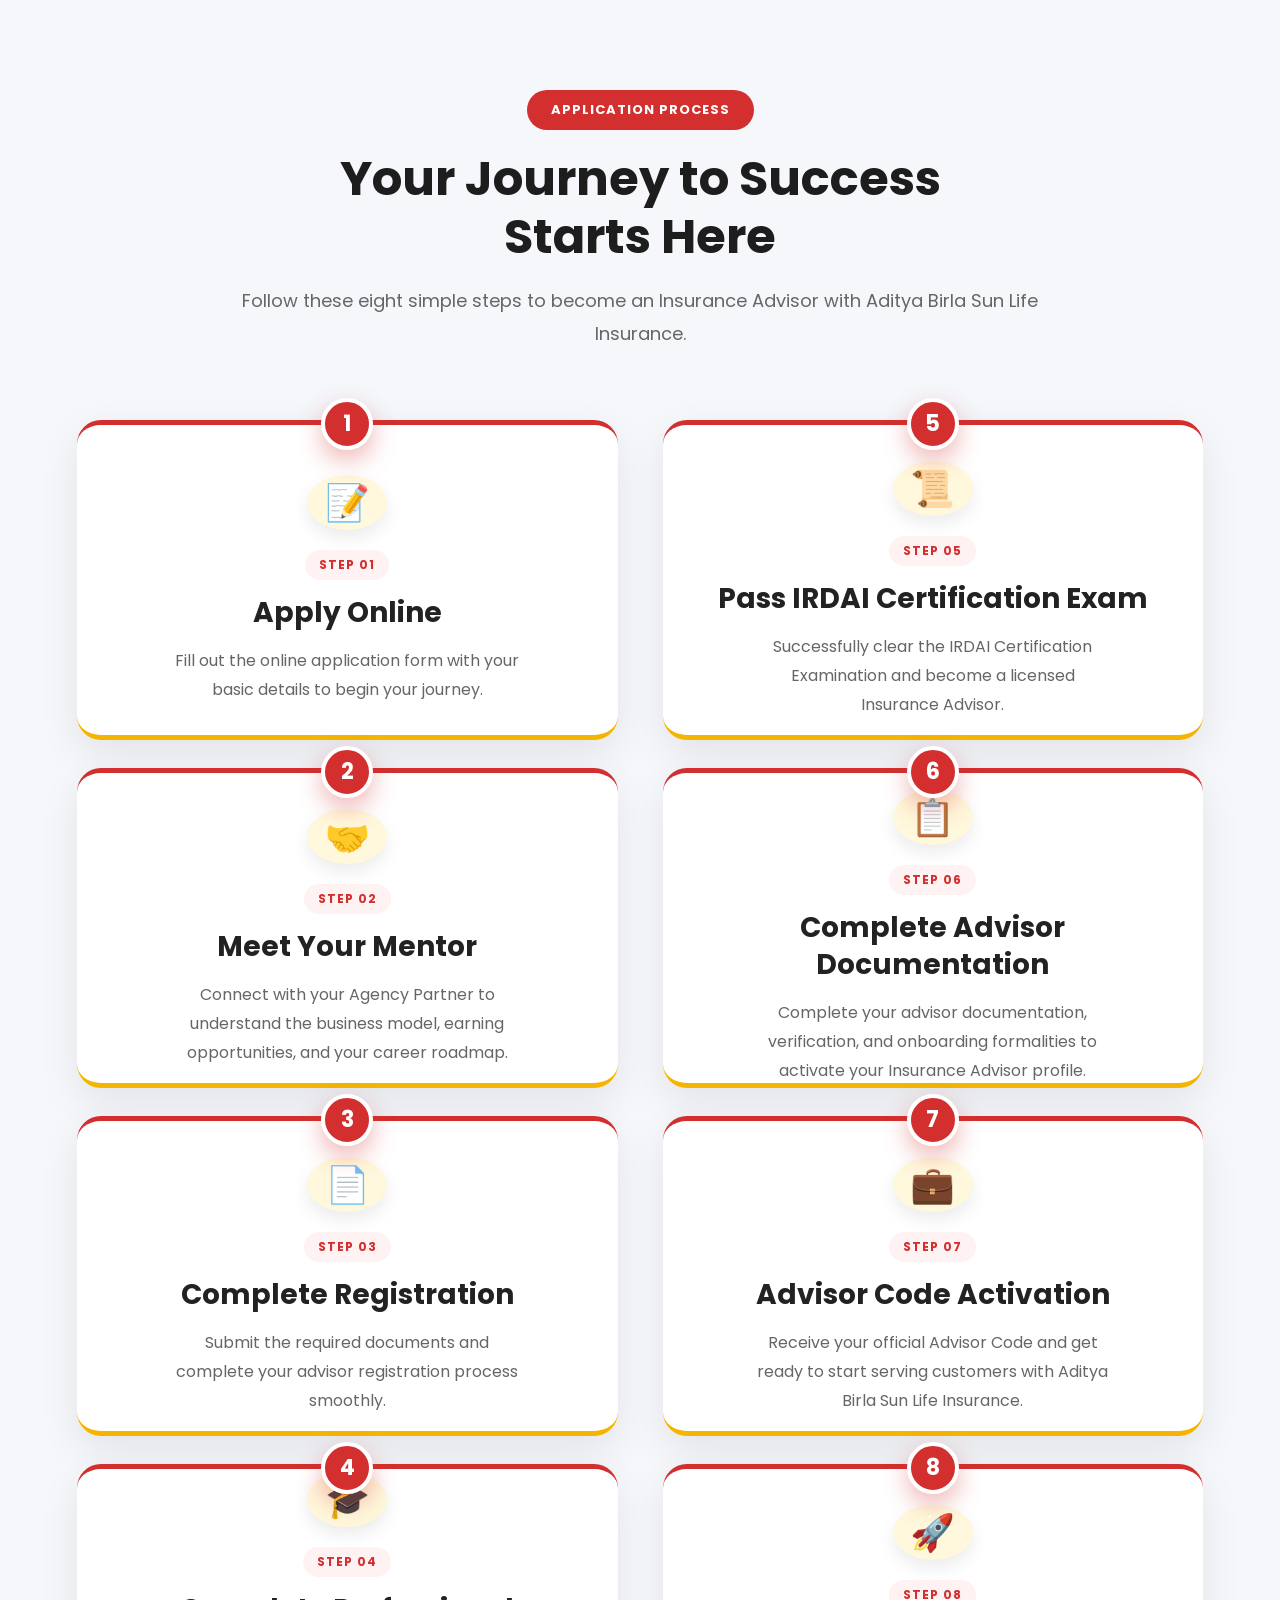
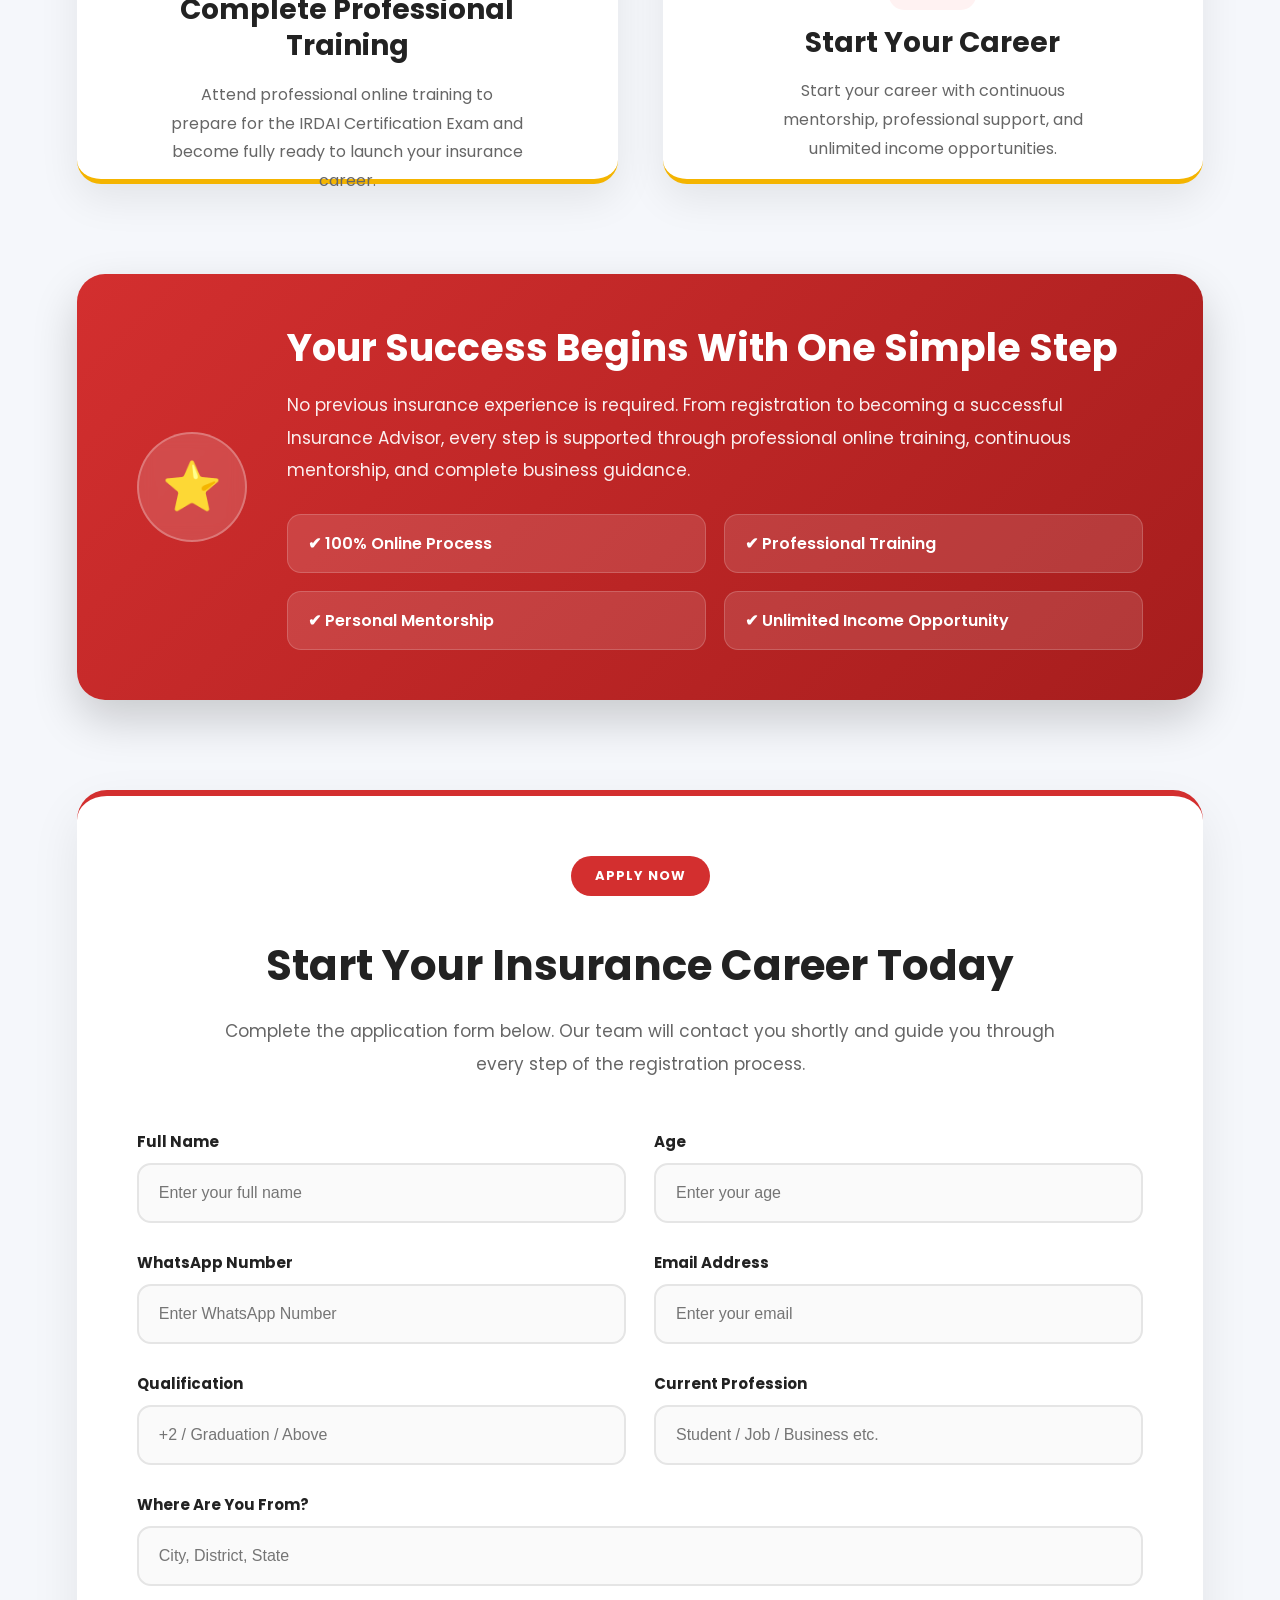
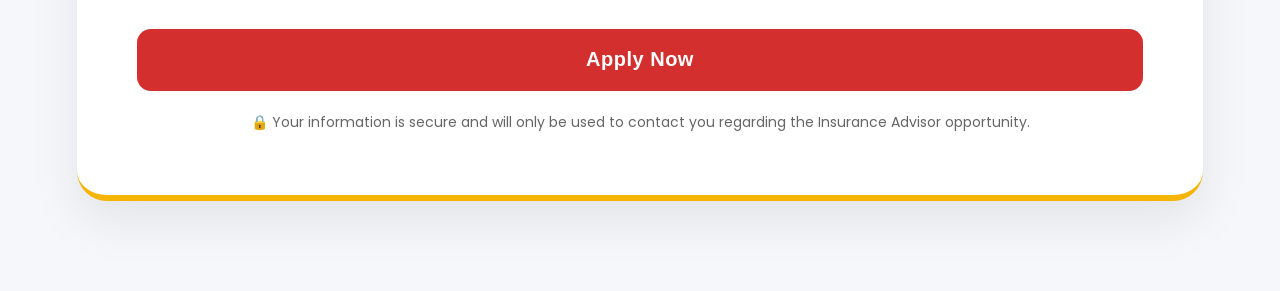
<file: journey.html>
<!DOCTYPE html>
<html lang="en">

<head>

    <meta charset="UTF-8">

    <meta name="viewport" content="width=device-width, initial-scale=1.0">

    <title>Career Journey</title>
<!-- Google Font -->
    <link href="https://fonts.googleapis.com/css2?family=Poppins:wght@300;400;500;600;700;800&display=swap" rel="stylesheet">

    <style>

       /*=========================================
      CAREER JOURNEY - PHASE 1
      Global + Timeline Layout
==========================================*/

/*========== RESET ==========*/

*{
    margin:0;
    padding:0;
    box-sizing:border-box;
}

body{
    font-family:'Poppins',sans-serif;
    background:#f5f7fb;
    color:#222;
    overflow-x:hidden;
}

/*========== SECTION ==========*/

.career-journey{
    width:100%;
    padding:90px 6%;
    background:#f5f7fb;
}

.career-container{
    max-width:1500px;
    margin:0 auto;
}

/*========== HEADING ==========*/

.career-heading{
    text-align:center;
    max-width:850px;
    margin:0 auto 70px;
}

.career-tag{
    display:inline-block;
    padding:10px 24px;
    background:#d32f2f;
    color:#fff;
    font-size:13px;
    font-weight:700;
    letter-spacing:1px;
    border-radius:40px;
    margin-bottom:20px;
}

.career-heading h2{
    font-size:48px;
    line-height:1.2;
    margin-bottom:20px;
    color:#1d1d1d;
}

.career-heading p{
    font-size:18px;
    line-height:1.8;
    color:#666;
}

/*========== GRID ==========*/

.career-grid{
    display:grid;
    grid-template-columns:1fr 1fr;
    gap:45px;
    margin-top:60px;
}

.career-column{
    display:flex;
    flex-direction:column;
    gap:28px;
}

/*========== STEP ==========*/

.career-step{
    position:relative;
}

/*========== CARD ==========*/

.career-card{

    position:relative;

    display:flex;

    flex-direction:column;

    justify-content:center;

    align-items:center;

    background:#ffffff;

    border-radius:24px;

    padding:40px;

    text-align:center;

    border-top:5px solid #d32f2f;

    border-bottom:5px solid #f4b400;

    box-shadow:0 15px 40px rgba(0,0,0,.08);

    transition:all .35s ease;

    height:320px;

}

.career-card:hover{

    transform:translateY(-8px);

    box-shadow:0 25px 55px rgba(0,0,0,.12);

}

/*========== STEP NUMBER ==========*/

.career-badge{

    position:absolute;

    top:-22px;

    left:50%;

    transform:translateX(-50%);

    width:52px;

    height:52px;

    border-radius:50%;

    background:#d32f2f;

    color:#ffffff;

    display:flex;

    align-items:center;

    justify-content:center;

    font-size:22px;

    font-weight:700;

    z-index:100;

    border:4px solid #ffffff;

    box-shadow:0 10px 25px rgba(211,47,47,.35);

}

/*========== ICON ==========*/

.career-icon{

    width:80px;

    height:80px;

    margin:20px auto;

    border-radius:50%;

    background:#fff8dc;

    display:flex;

    align-items:center;

    justify-content:center;

    font-size:36px;

    box-shadow:0 8px 18px rgba(0,0,0,.08);

    transition:.35s;

}

.career-card:hover .career-icon{

    transform:scale(1.08);

}

/*========== CONTENT ==========*/

.career-body{

    width:100%;

}

.step-tag{

    display:inline-block;

    padding:6px 14px;

    background:#fff2f2;

    color:#d32f2f;

    border-radius:30px;

    font-size:12px;

    font-weight:700;

    letter-spacing:1px;

    margin-bottom:15px;

}

.career-body h3{

    font-size:28px;
line-height:1.3;
    margin-bottom:16px;

    color:#222;

}

.career-body p{

    max-width:360px;

    margin:0 auto;

    font-size:16px;

    line-height:1.8;

    color:#666;

}
      /*=========================================
      CAREER JOURNEY - PHASE 2
      SUCCESS BANNER
==========================================*/

.career-success{

    margin-top:90px;

    background:linear-gradient(135deg,#d32f2f,#a61d1d);

    border-radius:28px;

    padding:50px 60px;

    display:flex;

    align-items:center;

    gap:40px;

    color:#fff;

    box-shadow:0 20px 45px rgba(0,0,0,.18);

}

.career-success-icon{

    width:110px;

    height:110px;

    min-width:110px;

    border-radius:50%;

    background:rgba(255,255,255,.15);

    border:2px solid rgba(255,255,255,.25);

    display:flex;

    align-items:center;

    justify-content:center;

    font-size:48px;

    backdrop-filter:blur(8px);

}

.career-success-content{

    flex:1;

}

.career-success-content h2{

    font-size:38px;

    line-height:1.25;

    margin-bottom:18px;

    color:#fff;

}

.career-success-content p{

    font-size:17px;

    line-height:1.9;

    color:rgba(255,255,255,.92);

    margin-bottom:28px;

    max-width:900px;

}

.career-success-points{

    display:grid;

    grid-template-columns:repeat(2,1fr);

    gap:18px;

}

.career-success-points div{

    background:rgba(255,255,255,.12);

    border:1px solid rgba(255,255,255,.18);

    border-radius:14px;

    padding:16px 20px;

    font-size:16px;

    font-weight:600;

    transition:.35s;

}

.career-success-points div:hover{

    background:rgba(255,255,255,.20);

    transform:translateY(-4px);

}
      /*=========================================
      CAREER JOURNEY - PHASE 3
      APPLICATION FORM
==========================================*/

.career-form-section{

    margin-top:90px;

}

.career-form-card{

    background:#ffffff;

    border-radius:30px;

    padding:60px;

    border-top:6px solid #d32f2f;

    border-bottom:6px solid #f4b400;

    box-shadow:0 20px 50px rgba(0,0,0,.08);

}

.career-form-header{

    text-align:center;

    max-width:850px;

    margin:0 auto 50px;

}

.career-form-header h2{

    font-size:42px;

    color:#222;

    margin:18px 0;

}

.career-form-header p{

    font-size:17px;

    color:#666;

    line-height:1.9;

}

.career-form{

    width:100%;

}

.form-row{

    display:grid;

    grid-template-columns:repeat(2,1fr);

    gap:28px;

    margin-bottom:28px;

}

.form-group{

    display:flex;

    flex-direction:column;

}

.form-group.full-width{

    grid-column:1 / -1;

}

.form-group label{

    font-size:15px;

    font-weight:700;

    color:#222;

    margin-bottom:10px;

}

.form-group input{
background:#fafafa;
    width:100%;

    height:60px;

    background:#fafafa;

    border:2px solid #e5e5e5;

    border-radius:14px;

    padding:0 20px;

    font-size:16px;

    outline:none;

    transition:.35s;

}

.form-group input:focus{

    border-color:#d32f2f;

    box-shadow:0 0 0 4px rgba(211,47,47,.10);

}

.career-submit-btn{

    width:100%;

    height:62px;

    margin-top:15px;

    border:none;

    border-radius:14px;

    background:#d32f2f;

    color:#fff;

    font-size:20px;
letter-spacing:.5px;

    font-weight:700;

    cursor:pointer;

    transition:.35s;

}

.career-submit-btn:hover{

    background:#b71c1c;

    transform:translateY(-3px);

}

.career-note{

    text-align:center;

    margin-top:20px;

    font-size:14px;

    color:#666;

    line-height:1.7;

}
      /*=========================================
      CAREER JOURNEY - PHASE 4
      RESPONSIVE & FINAL POLISH
==========================================*/

/*========== SMOOTH SCROLL ==========*/

html{
    scroll-behavior:smooth;
}

/*========== CARD ANIMATION ==========*/

.career-card,
.career-success,
.career-form-card{
    transition:all .35s ease;
}

.career-card:hover,
.career-success:hover,
.career-form-card:hover{
    transform:translateY(-6px);
}

/*========== TABLET ==========*/

@media (max-width:1024px){

    .career-heading h2{
        font-size:40px;
    }

    .career-grid{
        grid-template-columns:1fr;
        gap:35px;
    }

    .career-success{
        flex-direction:column;
        text-align:center;
        padding:45px 35px;
    }

    .career-success-content{
        width:100%;
    }

    .career-success-points{
        grid-template-columns:1fr 1fr;
    }

    .career-form-card{
        padding:45px 35px;
    }

}

/*========== MOBILE ==========*/

@media (max-width:768px){

    .career-journey{
        padding:70px 20px;
    }

    .career-heading{
        margin-bottom:50px;
    }

    .career-heading h2{
        font-size:32px;
    }

    .career-heading p{
        font-size:16px;
    }

    .career-grid{
        gap:25px;
    }

    .career-card{
        min-height:auto;
        padding:30px 22px;
    }

    .career-icon{
        width:70px;
        height:70px;
        font-size:30px;
    }

    .career-body h3{
        font-size:24px;
    }

    .career-body p{
        font-size:15px;
    }

    .career-success{
        padding:35px 25px;
        gap:25px;
    }

    .career-success-icon{
        width:90px;
        height:90px;
        min-width:90px;
        font-size:40px;
    }

    .career-success-content h2{
        font-size:28px;
    }

    .career-success-content p{
        font-size:15px;
    }

    .career-success-points{
        grid-template-columns:1fr;
    }

    .career-form-header h2{
        font-size:32px;
    }

    .career-form-header p{
        font-size:15px;
    }

    .career-form-card{
        padding:35px 22px;
    }

    .form-row{
        grid-template-columns:1fr;
        gap:20px;
    }

    .career-submit-btn{
        height:58px;
        font-size:17px;
    }

}

/*========== SMALL MOBILE ==========*/

@media (max-width:480px){

    .career-tag{
        font-size:11px;
        padding:8px 18px;
    }

    .career-heading h2{
        font-size:28px;
    }

    .career-card{
        padding:28px 18px;
    }

    .career-body h3{
        font-size:22px;
    }

    .career-success{
        border-radius:22px;
    }

    .career-form-card{
        border-radius:22px;
    }

}

    </style>

</head>

<body>

  <!--====================================
        CAREER JOURNEY SECTION
=====================================-->

<section class="career-journey">

    <div class="career-container">

        <!--========================
              SECTION HEADING
        =========================-->

        <div class="career-heading">

            <span class="career-tag">
                APPLICATION PROCESS
            </span>

            <h2>
                Your Journey to Success
                <br>
                Starts Here
            </h2>

            <p>
                Follow these eight simple steps to become an
                Insurance Advisor with Aditya Birla Sun Life Insurance.
            </p>

        </div>

        <!--========================
              TWO COLUMN GRID
        =========================-->

        <div class="career-grid">

            <!-- LEFT COLUMN -->

            <div class="career-column">
              <!-- STEP 1 -->

<div class="career-step">

    <div class="career-badge">1</div>

    <div class="career-card">

        <div class="career-icon">📝</div>

        <div class="career-body">

            <span class="step-tag">STEP 01</span>

            <h3>Apply Online</h3>

            <p>
                Fill out the online application form with your basic details to begin your journey.
            </p>

        </div>

    </div>

</div>

<!-- STEP 2 -->

<div class="career-step">

    <div class="career-badge">2</div>

    <div class="career-card">

        <div class="career-icon">🤝</div>

        <div class="career-body">

            <span class="step-tag">STEP 02</span>

            <h3>Meet Your Mentor</h3>

            <p>
                Connect with your Agency Partner to understand the business model, earning opportunities, and your career roadmap.
            </p>

        </div>

    </div>

</div>

<!-- STEP 3 -->

<div class="career-step">

    <div class="career-badge">3</div>

    <div class="career-card">

        <div class="career-icon">📄</div>

        <div class="career-body">

            <span class="step-tag">STEP 03</span>

            <h3>Complete Registration</h3>

            <p>
                Submit the required documents and complete your advisor registration process smoothly.
            </p>

        </div>

    </div>

</div>

<!-- STEP 4 -->

<div class="career-step">

    <div class="career-badge">4</div>

    <div class="career-card">

        <div class="career-icon">🎓</div>

        <div class="career-body">

            <span class="step-tag">STEP 04</span>

            <h3>Complete Professional Training</h3>

            <p>
                Attend professional online training to prepare for the IRDAI Certification Exam and become fully ready to launch your insurance career.
            </p>

        </div>

    </div>

</div>

</div>

<!-- RIGHT COLUMN -->

<div class="career-column">
  <!-- STEP 5 -->

<div class="career-step">

    <div class="career-badge">5</div>

    <div class="career-card">

        <div class="career-icon">📜</div>

        <div class="career-body">

            <span class="step-tag">STEP 05</span>

            <h3>Pass IRDAI Certification Exam</h3>

            <p>
                Successfully clear the IRDAI Certification Examination and become a licensed Insurance Advisor.
            </p>

        </div>

    </div>

</div>

<!-- STEP 6 -->

<div class="career-step">

    <div class="career-badge">6</div>

    <div class="career-card">

        <div class="career-icon">📋</div>

        <div class="career-body">

            <span class="step-tag">STEP 06</span>

            <h3>Complete Advisor Documentation</h3>

            <p>
                Complete your advisor documentation, verification, and onboarding formalities to activate your Insurance Advisor profile.
            </p>

        </div>

    </div>

</div>

<!-- STEP 7 -->

<div class="career-step">

    <div class="career-badge">7</div>

    <div class="career-card">

        <div class="career-icon">💼</div>

        <div class="career-body">

            <span class="step-tag">STEP 07</span>

            <h3>Advisor Code Activation</h3>

            <p>
                Receive your official Advisor Code and get ready to start serving customers with Aditya Birla Sun Life Insurance.
            </p>

        </div>

    </div>

</div>

<!-- STEP 8 -->

<div class="career-step">

    <div class="career-badge">8</div>

    <div class="career-card">

        <div class="career-icon">🚀</div>

        <div class="career-body">

            <span class="step-tag">STEP 08</span>

            <h3>Start Your Career</h3>

            <p>
                Start your career with continuous mentorship, professional support, and unlimited income opportunities.
            </p>

        </div>

    </div>

</div>

</div>

<!-- END RIGHT COLUMN -->

</div>

<!-- END CAREER GRID -->
      <!--====================================
        SUCCESS BANNER
=====================================-->

<div class="career-success">

    <div class="career-success-icon">
        ⭐
    </div>

    <div class="career-success-content">

        <h2>
            Your Success Begins With One Simple Step
        </h2>

        <p>
            No previous insurance experience is required. From registration to becoming a successful Insurance Advisor, every step is supported through professional online training, continuous mentorship, and complete business guidance.
        </p>

        <div class="career-success-points">

            <div>✔ 100% Online Process</div>

            <div>✔ Professional Training</div>

            <div>✔ Personal Mentorship</div>

            <div>✔ Unlimited Income Opportunity</div>

        </div>

    </div>

</div>
      <!--====================================
        APPLICATION FORM
=====================================-->

<div class="career-form-section">

    <div class="career-form-card">

        <div class="career-form-header">

            <span class="career-tag">
                APPLY NOW
            </span>

            <h2>
                Start Your Insurance Career Today
            </h2>

            <p>
                Complete the application form below. Our team will contact you shortly and guide you through every step of the registration process.
            </p>

        </div>

        <form class="career-form">

            <div class="form-row">

                <div class="form-group">
                    <label>Full Name</label>
                    <input type="text" placeholder="Enter your full name" required>
                </div>

                <div class="form-group">
                    <label>Age</label>
                    <input type="number" placeholder="Enter your age" required>
                </div>

            </div>

            <div class="form-row">

                <div class="form-group">
                    <label>WhatsApp Number</label>
                    <input type="tel" placeholder="Enter WhatsApp Number" required>
                </div>

                <div class="form-group">
                    <label>Email Address</label>
                    <input type="email" placeholder="Enter your email" required>
                </div>

            </div>

            <div class="form-row">

                <div class="form-group">
                    <label>Qualification</label>
                    <input type="text" placeholder="+2 / Graduation / Above" required>
                </div>

                <div class="form-group">
                    <label>Current Profession</label>
                    <input type="text" placeholder="Student / Job / Business etc." required>
                </div>

            </div>

            <div class="form-row">

                <div class="form-group full-width">
                    <label>Where Are You From?</label>
                    <input type="text" placeholder="City, District, State" required>
                </div>

            </div>

            <button type="submit" class="career-submit-btn">
                Apply Now
            </button>

            <p class="career-note">
                🔒 Your information is secure and will only be used to contact you regarding the Insurance Advisor opportunity.
            </p>

        </form>

    </div>

</div>

</div>

</section>
 
 </body>

</html>
</file>
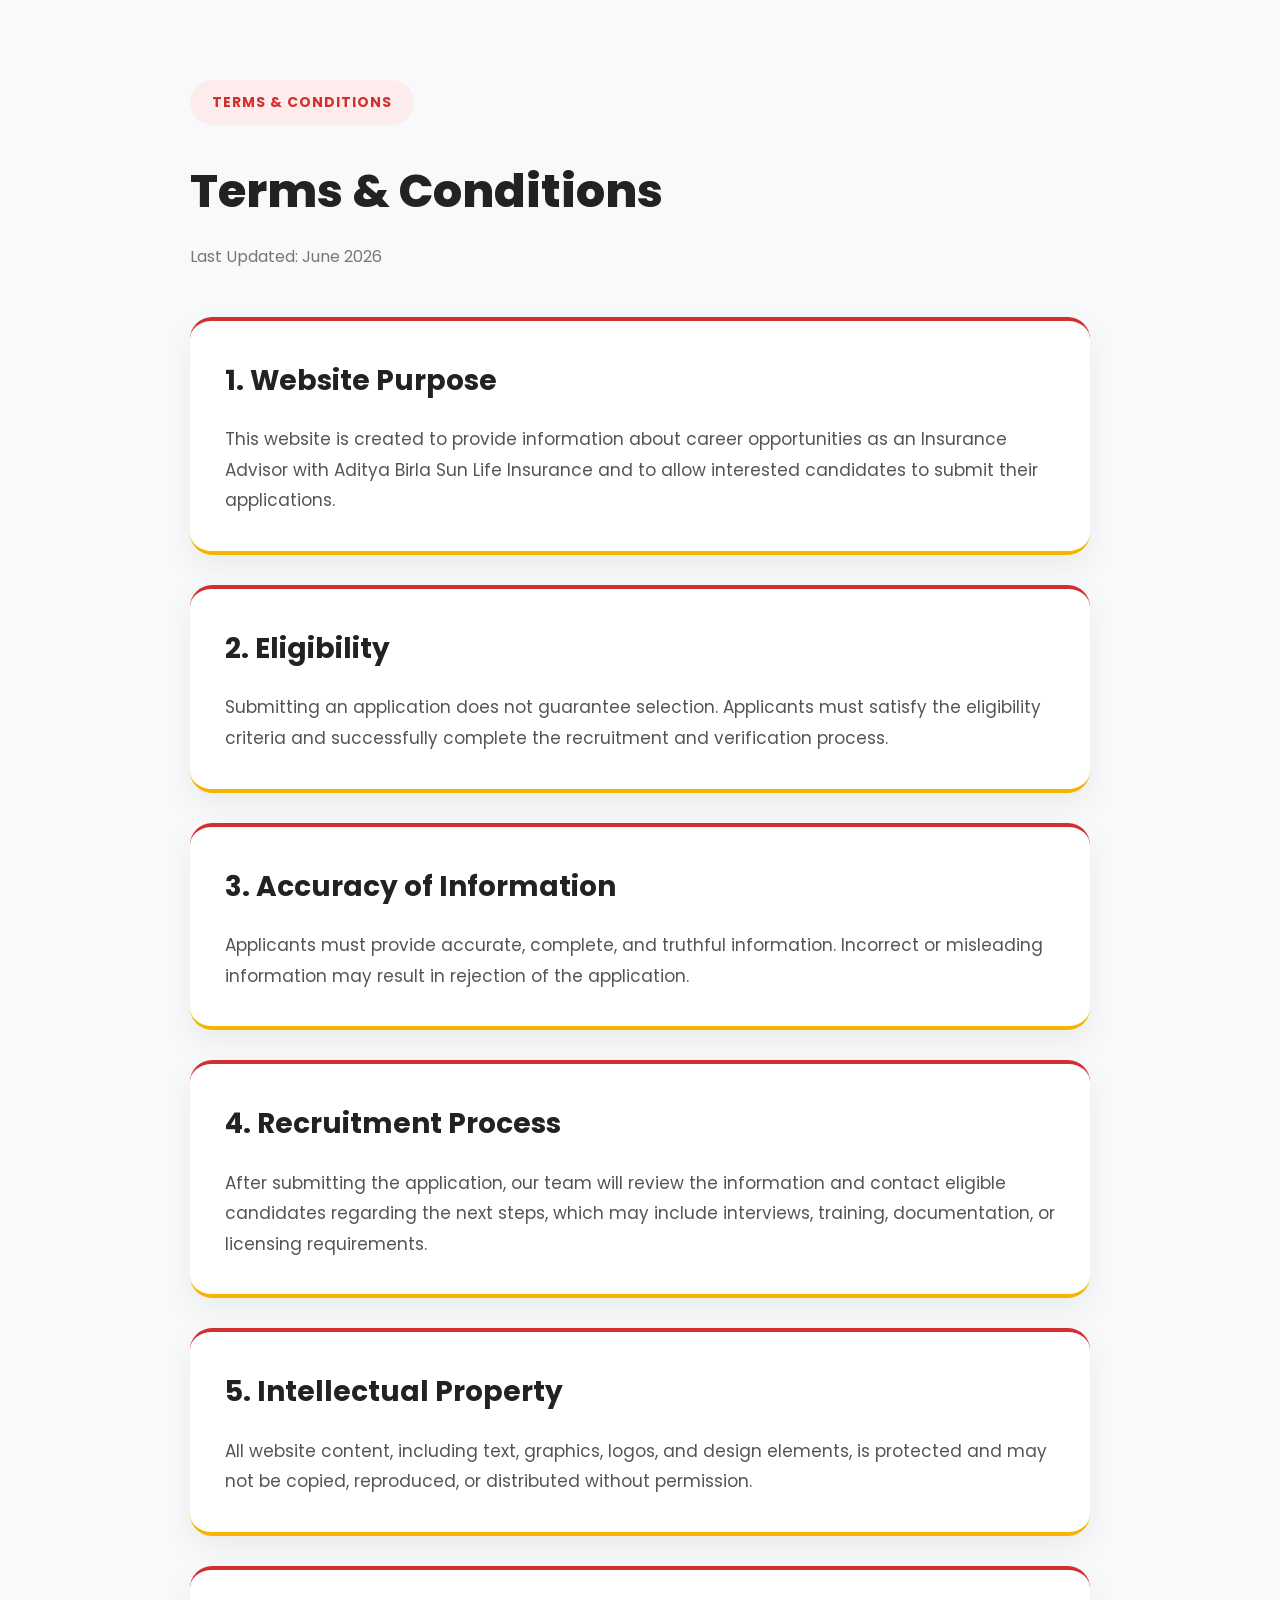
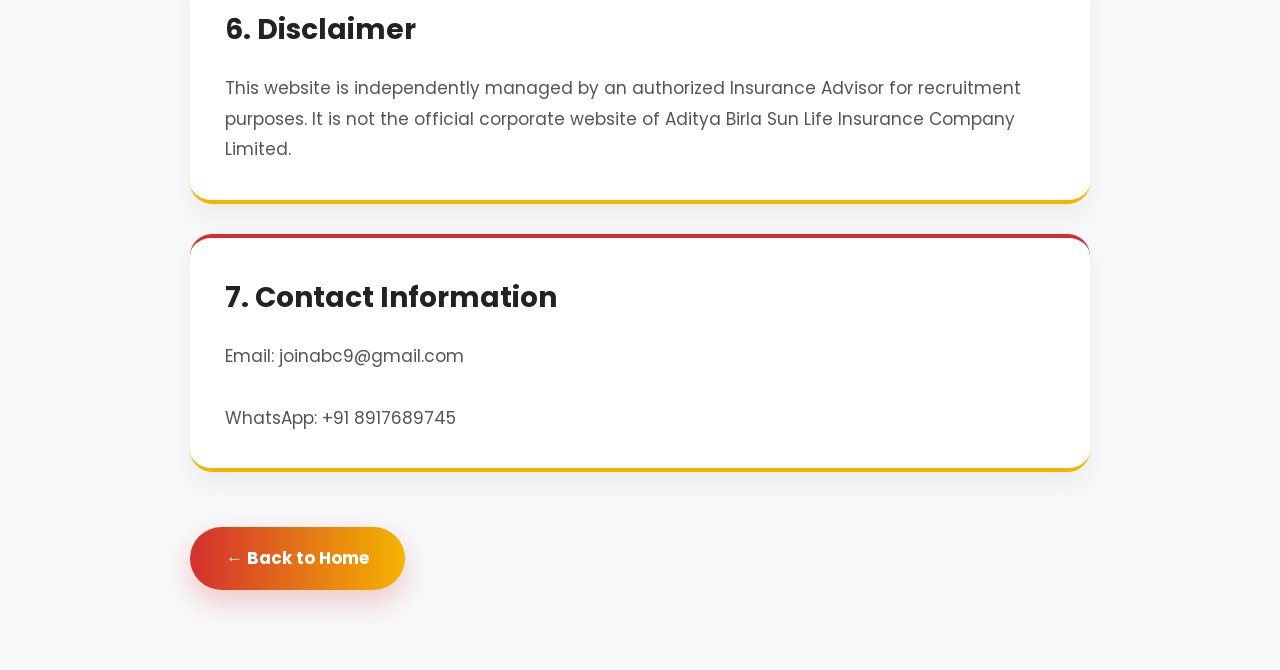
<file: terms-and-conditions.html>
<!DOCTYPE html>
<html lang="en">

<head>

<meta charset="UTF-8">

<meta name="viewport" content="width=device-width, initial-scale=1.0">

<title>Terms & Conditions | Career Opportunities with Aditya Birla Sun Life Insurance</title>

<link rel="stylesheet" href="terms-and-conditions.css">

<link rel="preconnect" href="https://fonts.googleapis.com">

<link rel="preconnect" href="https://fonts.gstatic.com" crossorigin>

<link href="https://fonts.googleapis.com/css2?family=Poppins:wght@300;400;500;600;700;800&display=swap" rel="stylesheet">

</head>

<body>

<section class="terms-section">

<div class="terms-container">

<span class="terms-tag">
TERMS & CONDITIONS
</span>

<h1>
Terms & Conditions
</h1>

<p class="last-update">
Last Updated: June 2026
</p>

<div class="terms-card">

<h2>1. Website Purpose</h2>

<p>
This website is created to provide information about career opportunities as an Insurance Advisor with Aditya Birla Sun Life Insurance and to allow interested candidates to submit their applications.
</p>

</div>

<div class="terms-card">

<h2>2. Eligibility</h2>

<p>
Submitting an application does not guarantee selection. Applicants must satisfy the eligibility criteria and successfully complete the recruitment and verification process.
</p>

</div>

<div class="terms-card">

<h2>3. Accuracy of Information</h2>

<p>
Applicants must provide accurate, complete, and truthful information. Incorrect or misleading information may result in rejection of the application.
</p>

</div>

<div class="terms-card">

<h2>4. Recruitment Process</h2>

<p>
After submitting the application, our team will review the information and contact eligible candidates regarding the next steps, which may include interviews, training, documentation, or licensing requirements.
</p>

</div>

<div class="terms-card">

<h2>5. Intellectual Property</h2>

<p>
All website content, including text, graphics, logos, and design elements, is protected and may not be copied, reproduced, or distributed without permission.
</p>

</div>

<div class="terms-card">

<h2>6. Disclaimer</h2>

<p>
This website is independently managed by an authorized Insurance Advisor for recruitment purposes. It is not the official corporate website of Aditya Birla Sun Life Insurance Company Limited.
</p>

</div>

<div class="terms-card">

<h2>7. Contact Information</h2>

<p>

Email: joinabc9@gmail.com

<br><br>

WhatsApp: +91 8917689745

</p>

</div>

<a href="index.html" class="back-btn">

← Back to Home

</a>

</div>

</section>

</body>

</html>
</file>
<file: terms-and-conditions.css>
/*=========================================
        GLOBAL
=========================================*/

*{
    margin:0;
    padding:0;
    box-sizing:border-box;
}

body{

    font-family:'Poppins',sans-serif;

    background:#f8f9fb;

    color:#333;

    line-height:1.8;

}

/*=========================================
        SECTION
=========================================*/

.terms-section{

    padding:80px 20px;

}

.terms-container{

    max-width:900px;

    margin:auto;

}

/*=========================================
        TAG
=========================================*/

.terms-tag{

    display:inline-block;

    background:#fdecec;

    color:#d32f2f;

    font-size:14px;

    font-weight:700;

    letter-spacing:1px;

    padding:10px 22px;

    border-radius:50px;

    margin-bottom:25px;

}

/*=========================================
        HEADING
=========================================*/

.terms-container h1{

    font-size:46px;

    font-weight:800;

    color:#222;

    margin-bottom:10px;

}

.last-update{

    color:#777;

    margin-bottom:45px;

}

/*=========================================
        CARD
=========================================*/

.terms-card{

    background:#fff;

    border-radius:22px;

    padding:35px;

    margin-bottom:30px;

    border-top:4px solid #d32f2f;

    border-bottom:4px solid #f4b400;

    box-shadow:0 12px 30px rgba(0,0,0,.06);

    transition:.35s;

}

.terms-card:hover{

    transform:translateY(-6px);

    box-shadow:0 20px 45px rgba(0,0,0,.12);

}

.terms-card h2{

    font-size:28px;

    color:#222;

    margin-bottom:18px;

}

.terms-card p{

    color:#555;

    font-size:17px;

}

/*=========================================
        BUTTON
=========================================*/

.back-btn{

    display:inline-block;

    margin-top:25px;

    padding:16px 36px;

    background:linear-gradient(90deg,#d32f2f,#f4b400);

    color:#fff;

    text-decoration:none;

    border-radius:50px;

    font-size:17px;

    font-weight:700;

    transition:.35s;

    box-shadow:0 12px 30px rgba(211,47,47,.25);

}

.back-btn:hover{

    transform:translateY(-4px);

    box-shadow:0 18px 35px rgba(211,47,47,.35);

}

/*=========================================
        MOBILE
=========================================*/

@media(max-width:768px){

.terms-section{

    padding:60px 18px;

}

.terms-container h1{

    font-size:34px;

    line-height:1.3;

}

.terms-card{

    padding:25px;

}

.terms-card h2{

    font-size:23px;

}

.terms-card p{

    font-size:15px;

}

.back-btn{

    width:100%;

    text-align:center;

}

}
</file>
